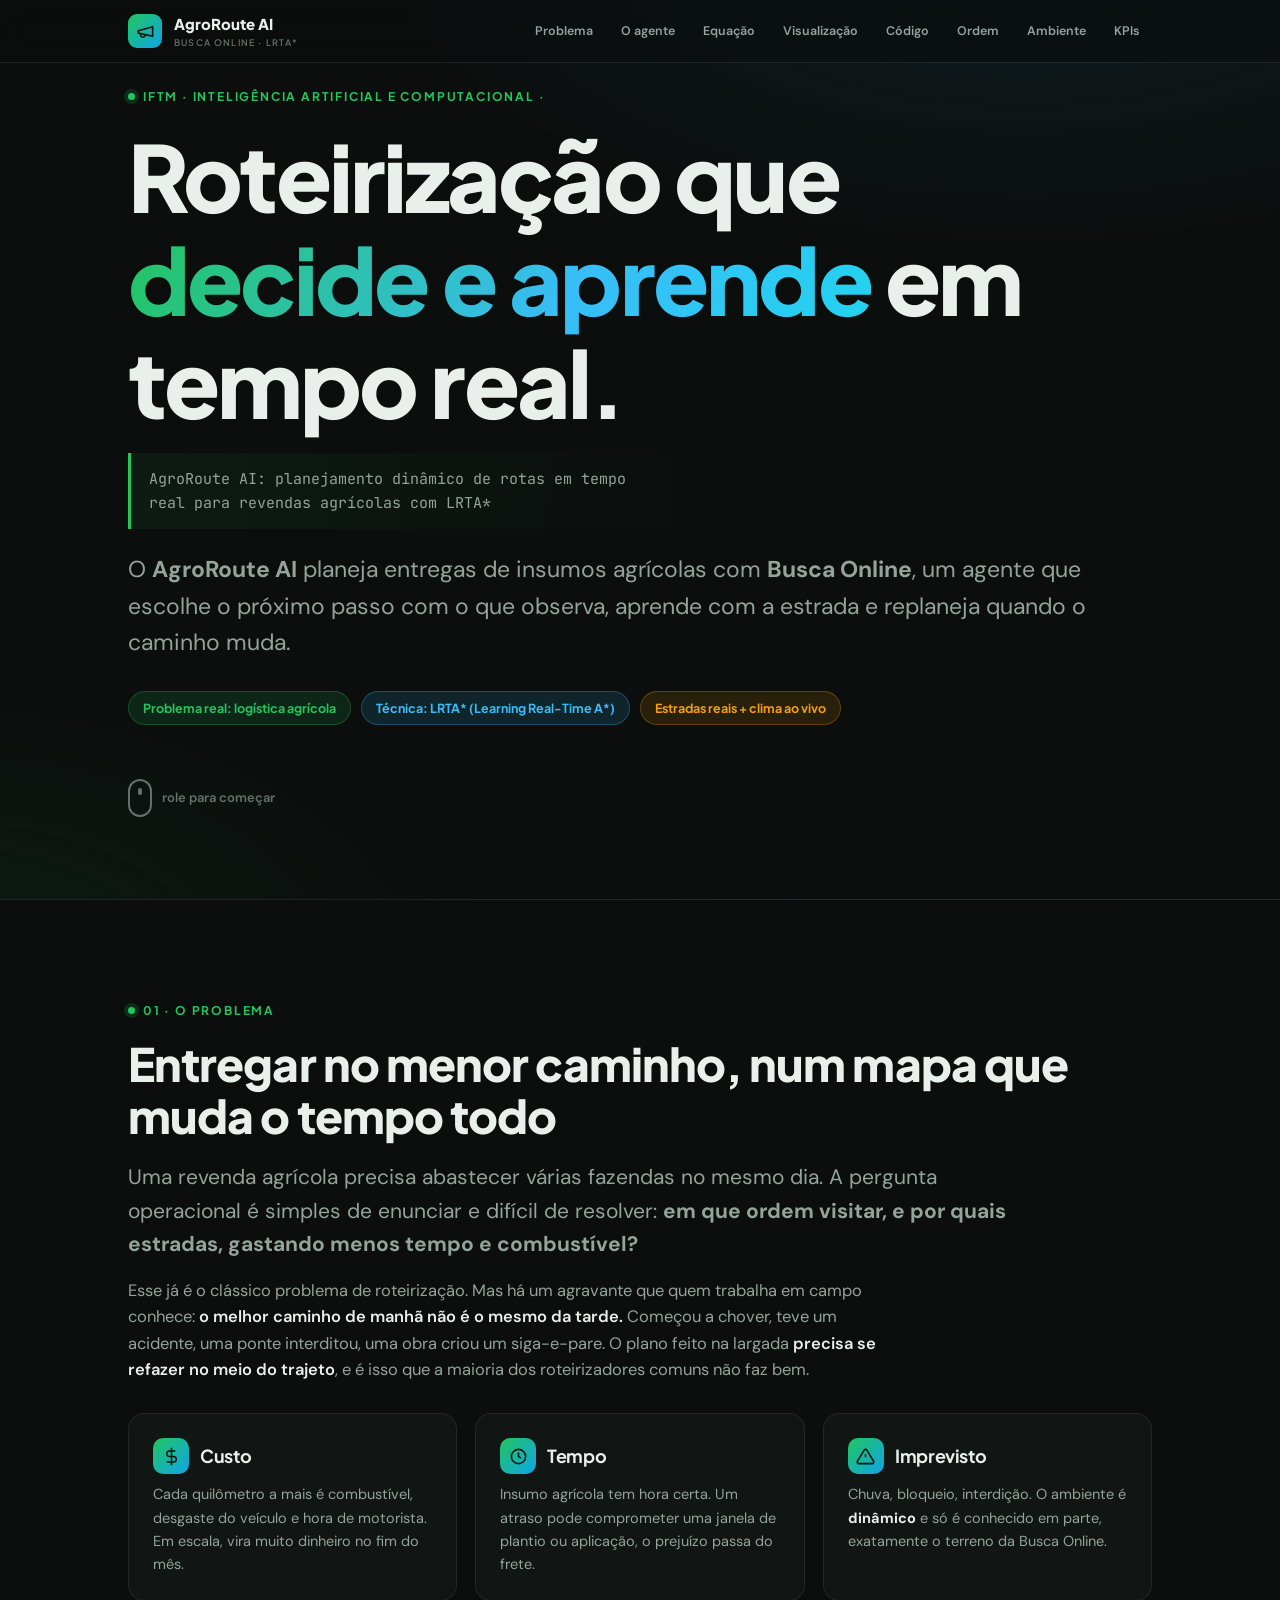
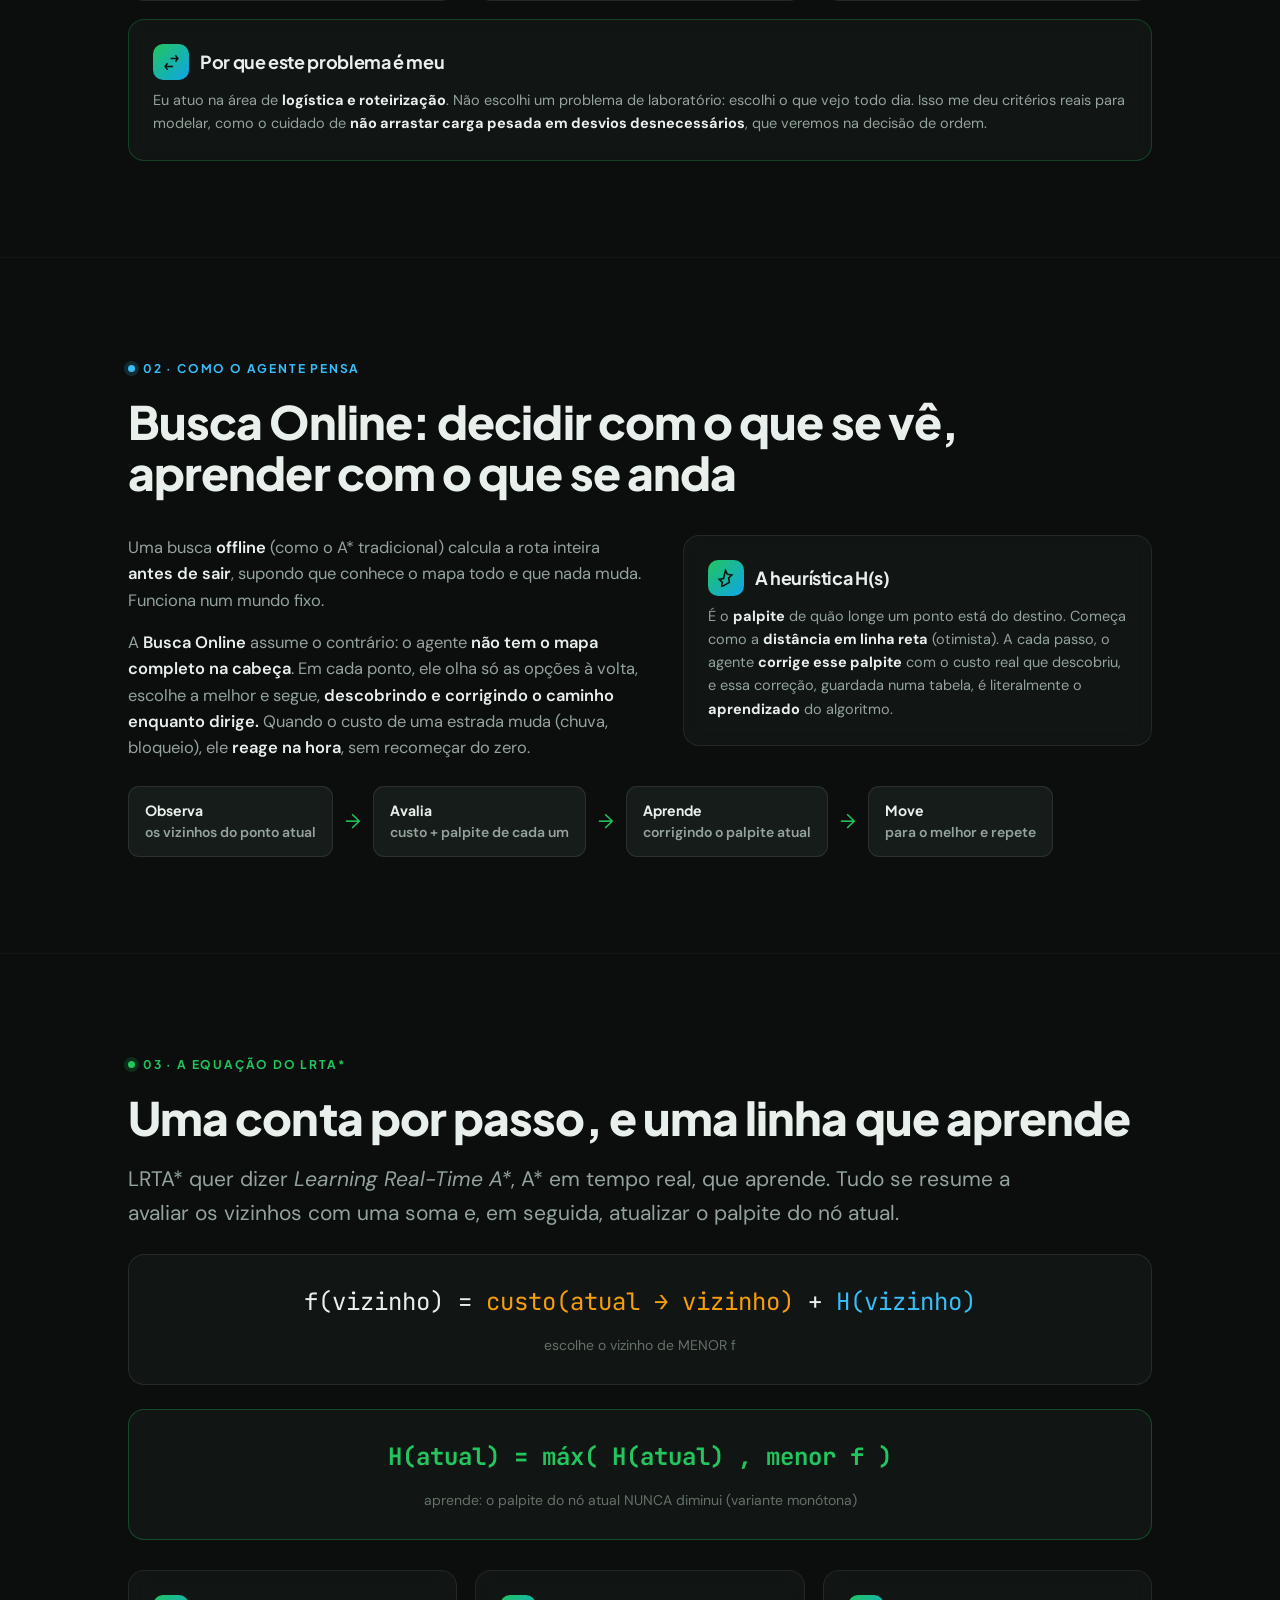
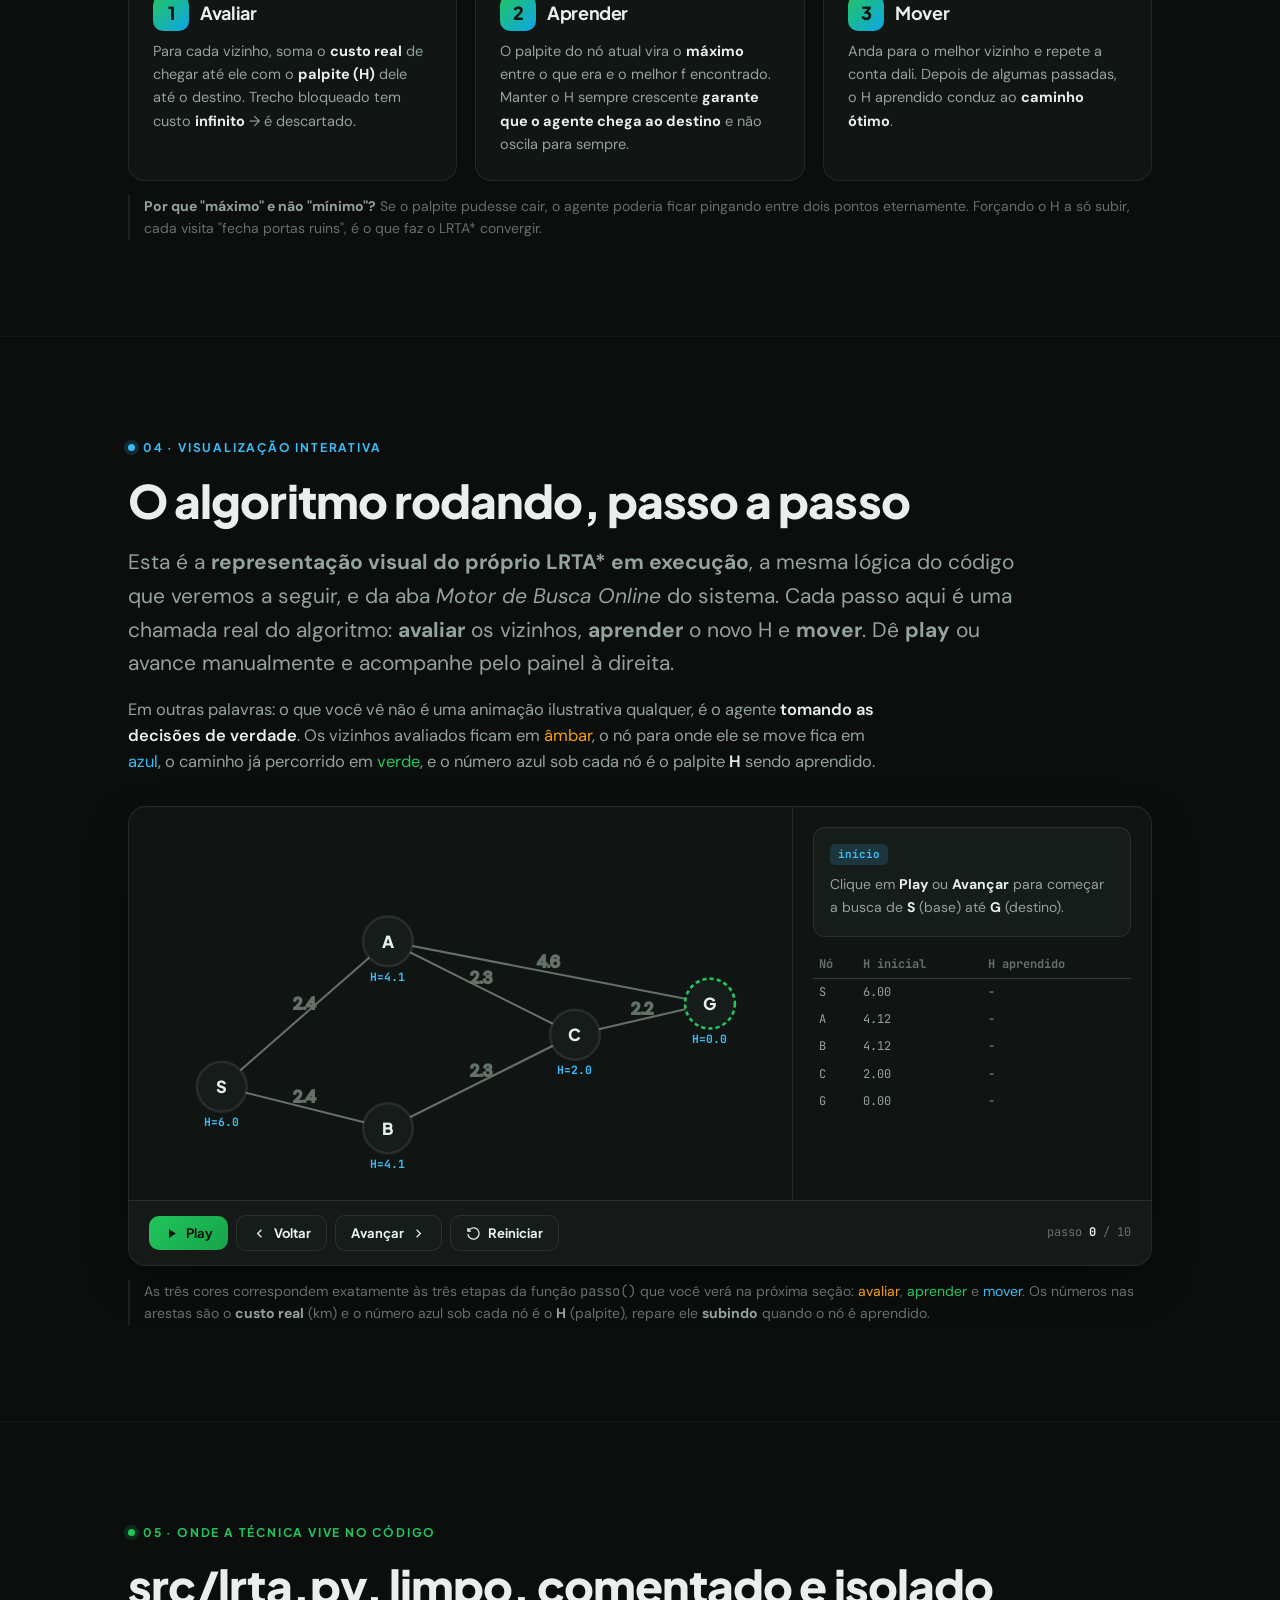
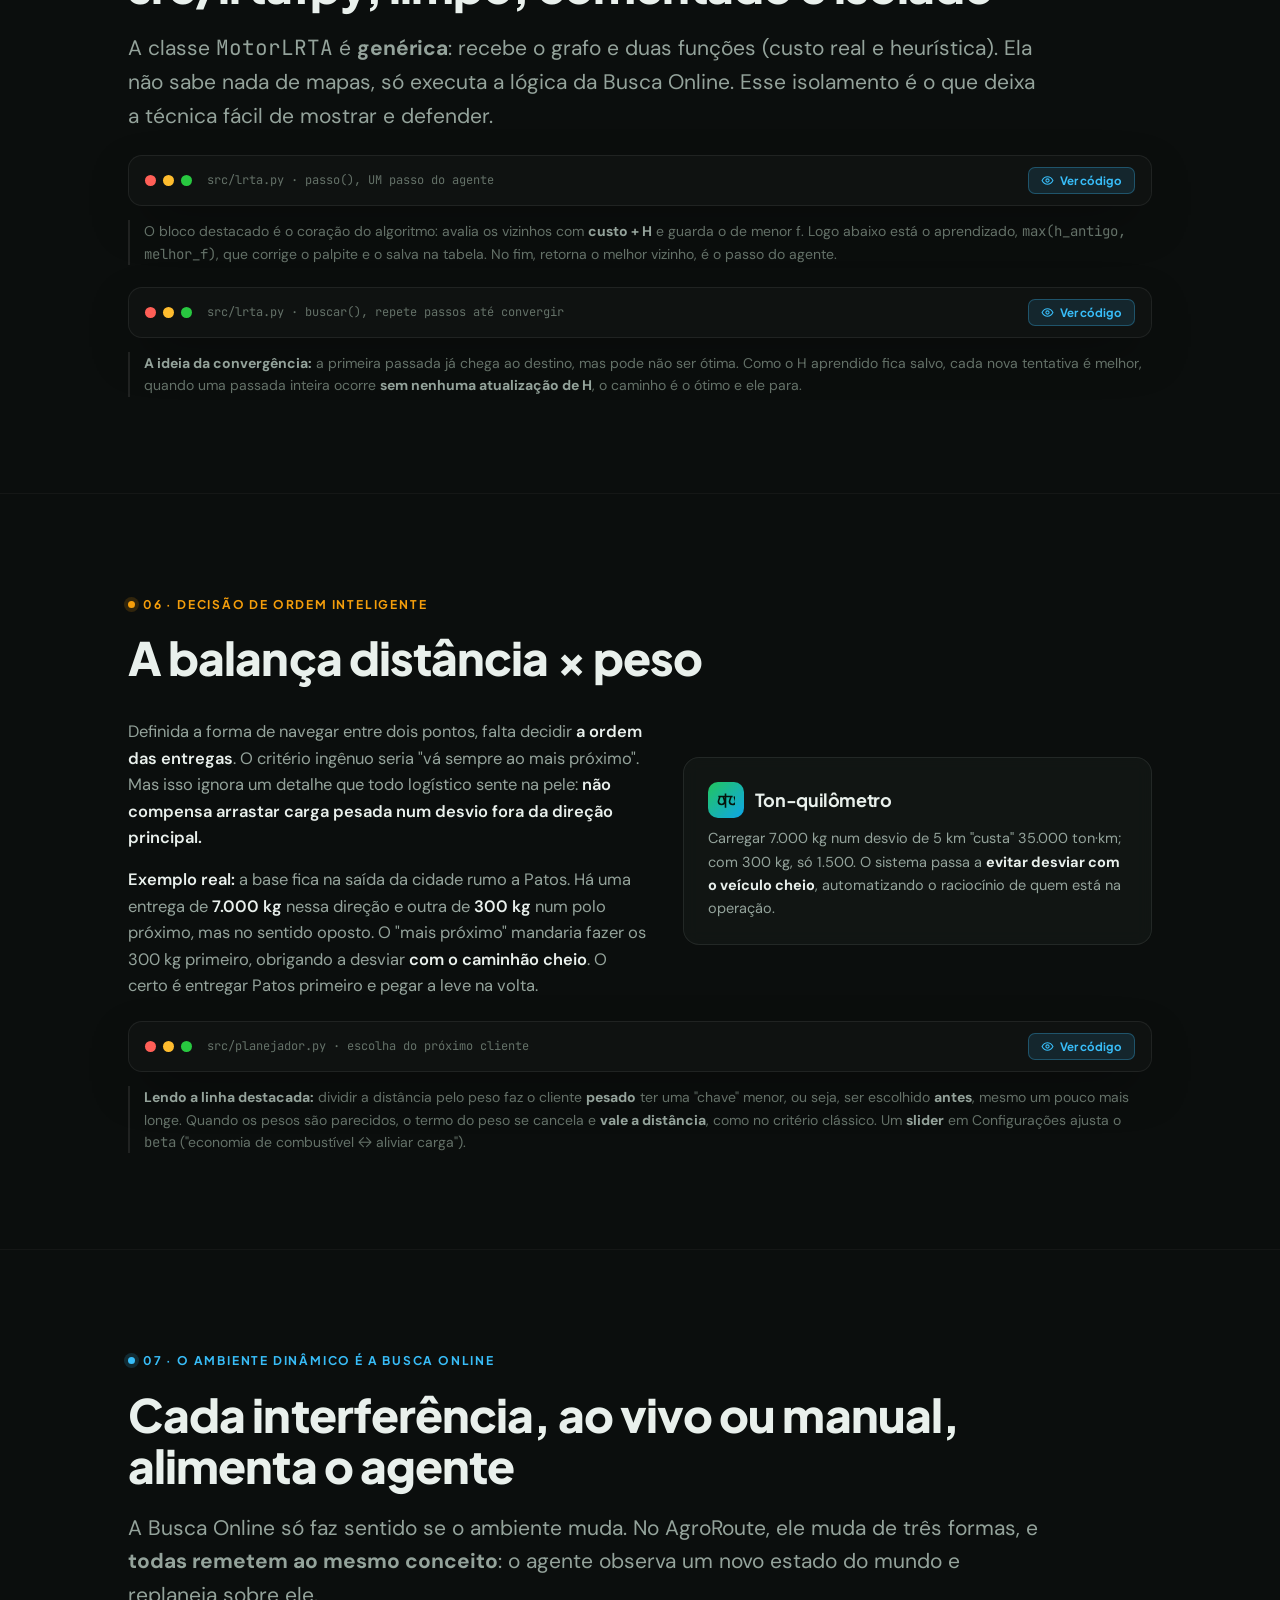
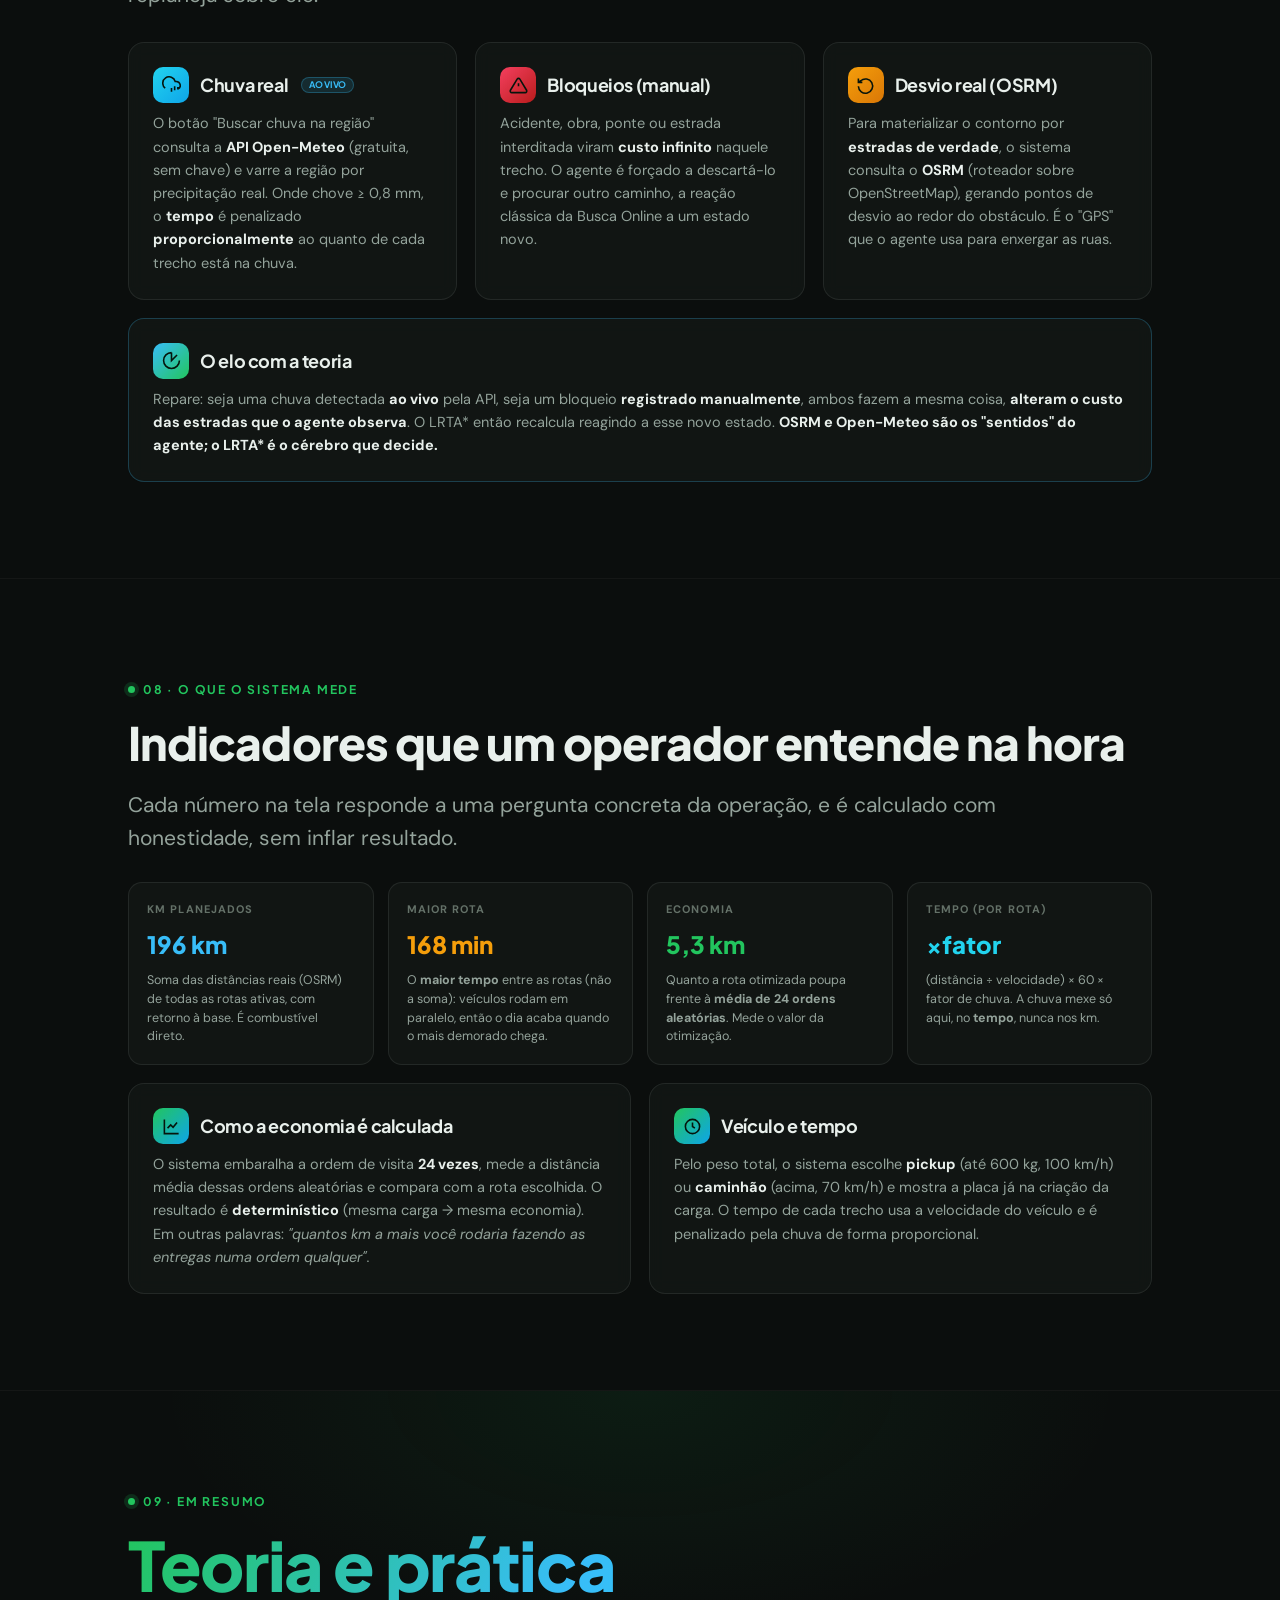
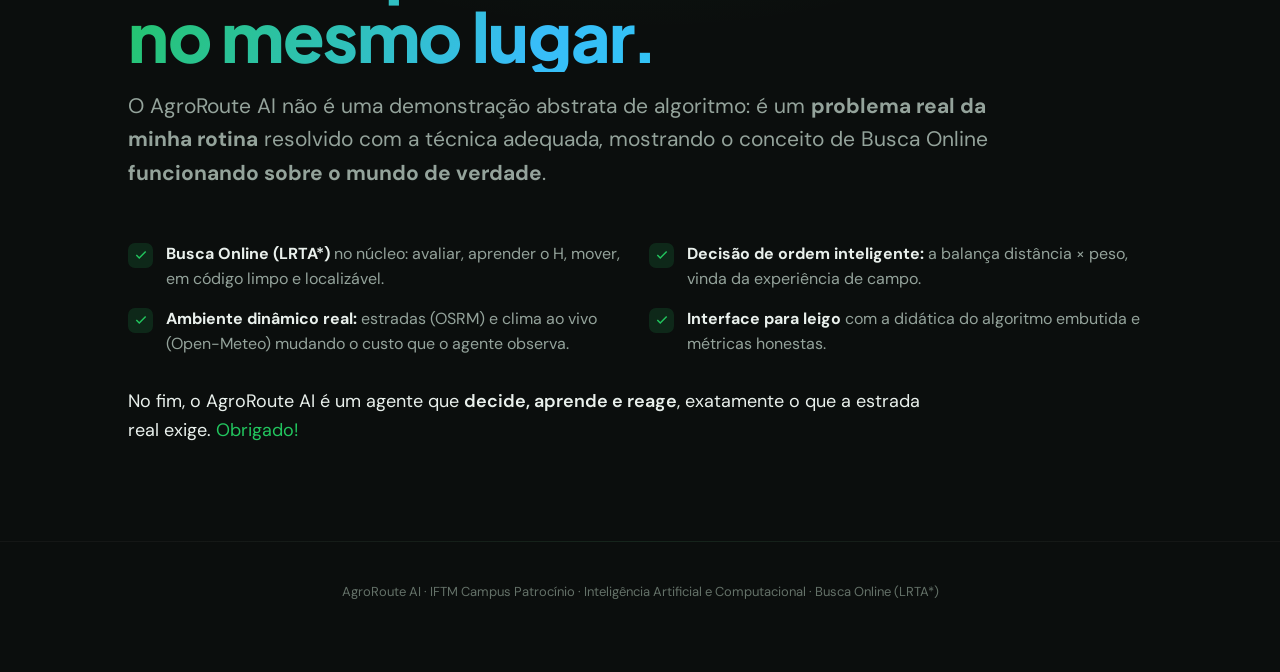
<file: apresentacao_agroroute.html>
<!DOCTYPE html>
<html lang="pt-BR">
<head>
<meta charset="UTF-8">
<meta name="viewport" content="width=device-width, initial-scale=1.0">
<title>AgroRoute AI · Planejamento dinâmico de rotas em tempo real para revendas agrícolas com LRTA*</title>
<link rel="preconnect" href="https://fonts.googleapis.com">
<link href="https://fonts.googleapis.com/css2?family=Plus+Jakarta+Sans:wght@400;500;600;700;800&family=DM+Sans:wght@400;500;600;700&family=JetBrains+Mono:wght@400;500;700&display=swap" rel="stylesheet">
<style>
:root{
  --bg-0:#0b0e0d; --bg-1:#101513; --bg-2:#161c19; --bg-3:#1c2420;
  --line:rgba(255,255,255,.09); --glass:rgba(20,26,23,.72); --glass-brd:rgba(255,255,255,.08);
  --green:#22c55e; --green-deep:#16a34a; --petrol:#38bdf8; --petrol-deep:#0ea5e9;
  --amber:#f59e0b; --red:#f43f5e; --cyan:#22d3ee; --violet:#a78bfa;
  --txt:#e9f0ec; --txt-dim:#94a39b; --txt-mut:#647168;
  --shadow:0 18px 50px -16px rgba(0,0,0,.6);
}
*{margin:0;padding:0;box-sizing:border-box}
html{scroll-behavior:smooth}
body{font-family:'DM Sans',sans-serif;background:var(--bg-0);color:var(--txt);line-height:1.6;overflow-x:hidden}
h1,h2,h3,h4{font-family:'Plus Jakarta Sans',sans-serif;font-weight:700;letter-spacing:-.02em;line-height:1.12}
code,pre,.mono{font-family:'JetBrains Mono',monospace}
a{color:var(--petrol);text-decoration:none}
.wrap{max-width:1080px;margin:0 auto;padding:0 28px}

.progress{position:fixed;top:0;left:0;height:3px;width:0;background:linear-gradient(90deg,var(--green),var(--petrol));z-index:200;transition:width .15s}
.topbar{position:fixed;top:0;left:0;right:0;z-index:150;backdrop-filter:blur(12px);background:rgba(11,14,13,.7);border-bottom:1px solid var(--line)}
.topbar .in{max-width:1080px;margin:0 auto;padding:12px 28px;display:flex;align-items:center;gap:12px}
.logo{width:34px;height:34px;border-radius:9px;background:linear-gradient(135deg,var(--green),var(--petrol-deep));display:grid;place-items:center;color:#06140c;flex-shrink:0}
.logo svg{width:19px;height:19px}
.brand-nm{font-family:'Plus Jakarta Sans';font-weight:800;font-size:15px}
.brand-nm small{display:block;font-weight:600;font-size:9px;letter-spacing:.13em;color:var(--txt-mut);text-transform:uppercase}
.topnav{margin-left:auto;display:flex;gap:4px}
.topnav a{font-size:12.5px;color:var(--txt-dim);padding:7px 12px;border-radius:8px;font-weight:600;transition:.15s}
.topnav a:hover{background:var(--bg-2);color:var(--txt)}
@media(max-width:860px){.topnav{display:none}}

section{padding:96px 0;border-bottom:1px solid rgba(255,255,255,.04);position:relative}
.eyebrow{display:inline-flex;align-items:center;gap:8px;font-family:'Plus Jakarta Sans';font-weight:700;font-size:12px;letter-spacing:.15em;text-transform:uppercase;color:var(--green);margin-bottom:18px}
.eyebrow .dot{width:7px;height:7px;border-radius:50%;background:var(--green);box-shadow:0 0 0 4px rgba(34,197,94,.16)}
.eyebrow.blue{color:var(--petrol)}.eyebrow.blue .dot{background:var(--petrol);box-shadow:0 0 0 4px rgba(56,189,248,.16)}
.eyebrow.amber{color:var(--amber)}.eyebrow.amber .dot{background:var(--amber);box-shadow:0 0 0 4px rgba(245,158,11,.16)}
h2.title{font-size:clamp(28px,4.2vw,46px);margin-bottom:20px;font-weight:800}
.lead{font-size:clamp(17px,1.8vw,21px);color:var(--txt-dim);max-width:65ch}
p.body{font-size:16.5px;color:var(--txt-dim);max-width:68ch;margin-top:16px}
p.body strong{color:var(--txt);font-weight:600}
.reveal{opacity:0;transform:translateY(24px);transition:opacity .7s ease,transform .7s ease}
.reveal.in{opacity:1;transform:none}

.hero{min-height:100vh;display:flex;flex-direction:column;justify-content:center;
  background:radial-gradient(1100px 560px at 80% -10%,rgba(56,189,248,.09),transparent 60%),
  radial-gradient(900px 520px at -5% 110%,rgba(34,197,94,.09),transparent 55%),var(--bg-0);border-bottom:1px solid var(--line)}
.hero h1{font-size:clamp(44px,8vw,92px);font-weight:800;letter-spacing:-.03em}
.hero .grad{background:linear-gradient(120deg,var(--green),var(--petrol) 60%,var(--cyan));-webkit-background-clip:text;background-clip:text;color:transparent}
.hero .sub{font-size:clamp(17px,2vw,23px);color:var(--txt-dim);margin-top:22px;max-width:60ch}
.official-title{margin-top:20px;font-family:'JetBrains Mono';font-size:clamp(12.5px,1.4vw,15px);line-height:1.6;
  color:var(--txt-dim);max-width:62ch;padding:14px 18px;border-left:3px solid var(--green);
  background:linear-gradient(90deg,rgba(34,197,94,.07),transparent);border-radius:0 10px 10px 0}
.tag-row{display:flex;gap:10px;flex-wrap:wrap;margin-top:30px}
.pill{display:inline-block;font-family:'Plus Jakarta Sans';font-weight:700;font-size:12.5px;padding:6px 14px;border-radius:30px;background:rgba(56,189,248,.13);color:var(--petrol);border:1px solid rgba(56,189,248,.28)}
.pill.green{background:rgba(34,197,94,.13);color:var(--green);border-color:rgba(34,197,94,.28)}
.pill.amber{background:rgba(245,158,11,.13);color:var(--amber);border-color:rgba(245,158,11,.28)}
.scrollcue{margin-top:54px;display:flex;align-items:center;gap:10px;color:var(--txt-mut);font-size:13px;font-weight:600}
.scrollcue .m{width:24px;height:38px;border:2px solid var(--txt-mut);border-radius:14px;position:relative}
.scrollcue .m::after{content:"";position:absolute;top:7px;left:50%;transform:translateX(-50%);width:4px;height:7px;border-radius:3px;background:var(--txt-mut);animation:scrolldot 1.6s infinite}
@keyframes scrolldot{0%{opacity:0;top:7px}40%{opacity:1}80%{opacity:0;top:18px}100%{opacity:0}}

.grid{display:grid;gap:18px;margin-top:30px}
.cols-2{grid-template-columns:1fr 1fr}.cols-3{grid-template-columns:repeat(3,1fr)}
.card{background:var(--glass);border:1px solid var(--glass-brd);border-radius:16px;padding:24px;backdrop-filter:blur(8px)}
.card h3{font-size:18px;margin-bottom:9px;display:flex;align-items:center;gap:11px}
.card h3 .ic{width:36px;height:36px;border-radius:10px;display:grid;place-items:center;flex-shrink:0;background:linear-gradient(135deg,var(--green),var(--petrol-deep));color:#06140c;font-weight:800}
.card h3 .ic svg{width:19px;height:19px}
.card p{font-size:14.5px;color:var(--txt-dim);line-height:1.6}
.card p strong{color:var(--txt)}
.split{display:grid;grid-template-columns:1.05fr .95fr;gap:36px;align-items:center}
@media(max-width:820px){.cols-2,.cols-3,.split{grid-template-columns:1fr}}

ul.clean{list-style:none;margin-top:20px;display:flex;flex-direction:column;gap:14px}
ul.clean li{display:flex;gap:13px;align-items:flex-start;font-size:16px;color:var(--txt-dim)}
ul.clean li strong{color:var(--txt)}
ul.clean li .chk{flex-shrink:0;width:25px;height:25px;border-radius:7px;display:grid;place-items:center;margin-top:2px;background:rgba(34,197,94,.15);color:var(--green)}
ul.clean li .chk svg{width:14px;height:14px}

.codeblock{background:#0a0d0c;border:1px solid var(--line);border-radius:14px;overflow:hidden;margin-top:22px;box-shadow:var(--shadow)}
.codeblock .cbar{display:flex;align-items:center;gap:7px;padding:11px 16px;border-bottom:1px solid var(--line);background:rgba(255,255,255,.02)}
.codeblock .cbar .d{width:11px;height:11px;border-radius:50%}
.cbar .r{background:#ff5f57}.cbar .y{background:#febc2e}.cbar .g{background:#28c840}
.cbar .fname{margin-left:8px;font-family:'JetBrains Mono';font-size:12px;color:var(--txt-mut)}
.code-toggle{margin-left:auto;display:inline-flex;align-items:center;gap:6px;font-family:'Plus Jakarta Sans';font-weight:700;font-size:11.5px;color:var(--petrol);background:rgba(56,189,248,.12);border:1px solid rgba(56,189,248,.3);padding:5px 12px;border-radius:7px;cursor:pointer;transition:.15s}
.code-toggle:hover{background:rgba(56,189,248,.22)}
.code-toggle svg{width:13px;height:13px}
.codeblock.collapsed pre.code{display:none}
.codeblock.collapsed .cbar{border-bottom:none}
pre.code{font-family:'JetBrains Mono';font-size:13.5px;line-height:1.75;padding:20px 22px;overflow-x:auto;color:#cdd6d0}
pre.code .cmt{color:#5d6e64;font-style:italic}.cmt b{color:#86a896;font-style:normal}
pre.code .kw{color:#f472b6}.fn{color:#38bdf8}.str{color:#a3e635}.num{color:#fbbf24}.bi{color:#22d3ee}
pre.code .hl{display:block;margin:0 -22px;padding:0 22px;background:rgba(34,197,94,.09);border-left:2px solid var(--green)}
.note{margin-top:14px;font-size:14px;color:var(--txt-mut);border-left:2px solid var(--line);padding-left:14px}
.note b{color:var(--txt-dim)}

.formula{font-family:'JetBrains Mono';font-size:clamp(15px,2vw,24px);text-align:center;background:var(--glass);border:1px solid var(--line);border-radius:16px;padding:28px;margin:24px 0;color:var(--txt)}
.formula b{color:var(--green)}.formula .h{color:var(--petrol)}.formula .g{color:var(--amber)}
.formula small{display:block;font-family:'DM Sans';font-size:14px;color:var(--txt-mut);margin-top:12px}

.viz{margin-top:30px;background:var(--bg-1);border:1px solid var(--line);border-radius:18px;overflow:hidden;box-shadow:var(--shadow)}
.viz-grid{display:grid;grid-template-columns:1.3fr .7fr}
@media(max-width:820px){.viz-grid{grid-template-columns:1fr}}
.viz-stage{padding:20px;border-right:1px solid var(--line);position:relative}
.viz-stage svg{width:100%;height:auto;display:block}
.viz-side{padding:20px;display:flex;flex-direction:column;gap:14px;min-width:0}
.tnode circle{fill:var(--bg-2);stroke:var(--line);stroke-width:2.5;transition:.3s}
.tnode.eval circle{stroke:var(--amber);stroke-width:3}
.tnode.cur circle{fill:var(--petrol);stroke:var(--petrol)}
.tnode.done circle{fill:rgba(34,197,94,.18);stroke:var(--green);stroke-width:3}
.tnode.goal circle{stroke:var(--green);stroke-dasharray:4 3}
.tnode text.lbl{fill:var(--txt);font-family:'Plus Jakarta Sans';font-weight:800;font-size:16px;text-anchor:middle;dominant-baseline:central}
.tnode.cur text.lbl{fill:#06140c}
.tnode text.h{fill:var(--petrol);font-family:'JetBrains Mono';font-size:11px;font-weight:700;text-anchor:middle}
.tedge{stroke:var(--txt-mut);stroke-width:2;transition:.3s}
.tedge.eval{stroke:var(--amber);stroke-width:3}
.tedge.path{stroke:var(--green);stroke-width:4}
.tedge text{fill:var(--txt-mut);font-family:'JetBrains Mono';font-size:10px}
.viz-explain{background:var(--bg-2);border:1px solid var(--line);border-radius:12px;padding:14px 16px;font-size:14px;color:var(--txt-dim);min-height:110px}
.viz-explain b{color:var(--txt)}.viz-explain .tag{display:inline-block;font-family:'JetBrains Mono';font-size:11px;font-weight:700;padding:2px 8px;border-radius:5px;margin-bottom:8px}
.tag.t-eval{background:rgba(245,158,11,.16);color:var(--amber)}.tag.t-learn{background:rgba(34,197,94,.16);color:var(--green)}.tag.t-move{background:rgba(56,189,248,.16);color:var(--petrol)}.tag.t-done{background:rgba(167,139,250,.16);color:var(--violet)}
.htable{font-family:'JetBrains Mono';font-size:12px;width:100%;border-collapse:collapse}
.htable th{text-align:left;color:var(--txt-mut);font-weight:700;padding:4px 6px;border-bottom:1px solid var(--line)}
.htable td{padding:4px 6px;color:var(--txt-dim)}
.htable td.up{color:var(--green);font-weight:700}
.viz-ctrl{display:flex;align-items:center;gap:8px;padding:14px 20px;border-top:1px solid var(--line);background:rgba(255,255,255,.02);flex-wrap:wrap}
.viz-ctrl button{display:inline-flex;align-items:center;gap:7px;padding:9px 15px;border-radius:10px;border:1px solid var(--line);background:var(--bg-2);color:var(--txt);font-family:'Plus Jakarta Sans';font-weight:700;font-size:13px;cursor:pointer;transition:.15s}
.viz-ctrl button:hover{border-color:var(--green);transform:translateY(-1px)}
.viz-ctrl button.primary{background:linear-gradient(135deg,var(--green),var(--green-deep));color:#06140c;border:none}
.viz-ctrl button svg{width:15px;height:15px}
.viz-ctrl .step-ind{margin-left:auto;font-family:'JetBrains Mono';font-size:12px;color:var(--txt-mut)}
.viz-ctrl .step-ind b{color:var(--txt)}

.kpi-row{display:grid;grid-template-columns:repeat(4,1fr);gap:14px;margin-top:26px}
@media(max-width:820px){.kpi-row{grid-template-columns:1fr 1fr}}
.kpi{background:var(--glass);border:1px solid var(--glass-brd);border-radius:14px;padding:18px}
.kpi .kl{font-size:11px;letter-spacing:.1em;text-transform:uppercase;color:var(--txt-mut);font-weight:700}
.kpi .kv{font-family:'Plus Jakarta Sans';font-weight:800;font-size:24px;margin:6px 0 8px;color:var(--txt)}
.kpi .kd{font-size:12.5px;color:var(--txt-dim);line-height:1.5}
.kpi.g .kv{color:var(--green)}.kpi.b .kv{color:var(--petrol)}.kpi.a .kv{color:var(--amber)}.kpi.c .kv{color:var(--cyan)}

.concl{background:radial-gradient(800px 400px at 50% 0%,rgba(34,197,94,.08),transparent 60%)}
.big{font-family:'Plus Jakarta Sans';font-weight:800;font-size:clamp(34px,6vw,68px);background:linear-gradient(120deg,var(--green),var(--petrol),var(--cyan));-webkit-background-clip:text;background-clip:text;color:transparent;line-height:1.05}
.foot{padding:40px 0 70px;text-align:center;color:var(--txt-mut);font-size:13px}

.flow{display:flex;align-items:center;gap:12px;flex-wrap:wrap;margin-top:24px}
.flow .b{background:var(--bg-2);border:1px solid var(--line);border-radius:11px;padding:12px 16px;font-size:14px;font-weight:600;color:var(--txt-dim)}
.flow .b b{color:var(--txt);display:block;font-family:'Plus Jakarta Sans'}
.flow .ar{color:var(--green);font-size:20px}
</style>
</head>
<body>

<div class="progress" id="progress"></div>
<div class="topbar">
  <div class="in">
    <div class="logo"><svg viewBox="0 0 24 24" fill="none" stroke="currentColor" stroke-width="2"><path d="M3 11l18-5v12L3 14v-3z"/><path d="M11.6 16.8a3 3 0 1 1-5.8-1.6"/></svg></div>
    <div class="brand-nm">AgroRoute AI<small>Busca Online · LRTA*</small></div>
    <nav class="topnav">
      <a href="#problema">Problema</a>
      <a href="#agente">O agente</a>
      <a href="#equacao">Equação</a>
      <a href="#viz">Visualização</a>
      <a href="#codigo">Código</a>
      <a href="#ordem">Ordem</a>
      <a href="#ambiente">Ambiente</a>
      <a href="#kpis">KPIs</a>
    </nav>
  </div>
</div>

<header class="hero">
  <div class="wrap">
    <div class="eyebrow"><span class="dot"></span>IFTM · Inteligência Artificial e Computacional ·</div>
    <h1>Roteirização que <span class="grad">decide e aprende</span> em tempo real.</h1>
    <p class="official-title">AgroRoute AI: planejamento dinâmico de rotas em tempo real para revendas agrícolas com LRTA*</p>
    <p class="sub">O <strong>AgroRoute AI</strong> planeja entregas de insumos agrícolas com <strong>Busca Online</strong>, um agente que escolhe o próximo passo com o que observa, aprende com a estrada e replaneja quando o caminho muda.</p>
    <div class="tag-row">
      <span class="pill green">Problema real: logística agrícola</span>
      <span class="pill">Técnica: LRTA* (Learning Real-Time A*)</span>
      <span class="pill amber">Estradas reais + clima ao vivo</span>
    </div>
    <div class="scrollcue"><span class="m"></span> role para começar</div>
  </div>
</header>

<section id="problema">
  <div class="wrap">
    <div class="eyebrow reveal"><span class="dot"></span>01 · O problema</div>
    <h2 class="title reveal">Entregar no menor caminho, num mapa que muda o tempo todo</h2>
    <p class="lead reveal">Uma revenda agrícola precisa abastecer várias fazendas no mesmo dia. A pergunta operacional é simples de enunciar e difícil de resolver: <strong>em que ordem visitar, e por quais estradas, gastando menos tempo e combustível?</strong></p>
    <p class="body reveal">Esse já é o clássico problema de roteirização. Mas há um agravante que quem trabalha em campo conhece: <strong>o melhor caminho de manhã não é o mesmo da tarde.</strong> Começou a chover, teve um acidente, uma ponte interditou, uma obra criou um siga-e-pare. O plano feito na largada <strong>precisa se refazer no meio do trajeto</strong>, e é isso que a maioria dos roteirizadores comuns não faz bem.</p>
    <div class="grid cols-3">
      <div class="card reveal"><h3><span class="ic"><svg viewBox="0 0 24 24" fill="none" stroke="currentColor" stroke-width="2"><path d="M12 1v22M17 5H9.5a3.5 3.5 0 0 0 0 7h5a3.5 3.5 0 0 1 0 7H6"/></svg></span>Custo</h3><p>Cada quilômetro a mais é combustível, desgaste do veículo e hora de motorista. Em escala, vira muito dinheiro no fim do mês.</p></div>
      <div class="card reveal"><h3><span class="ic"><svg viewBox="0 0 24 24" fill="none" stroke="currentColor" stroke-width="2"><circle cx="12" cy="12" r="9"/><path d="M12 7v5l3 2"/></svg></span>Tempo</h3><p>Insumo agrícola tem hora certa. Um atraso pode comprometer uma janela de plantio ou aplicação, o prejuízo passa do frete.</p></div>
      <div class="card reveal"><h3><span class="ic"><svg viewBox="0 0 24 24" fill="none" stroke="currentColor" stroke-width="2"><path d="M12 9v4m0 4h.01M10.3 3.9 1.8 18a2 2 0 0 0 1.7 3h17a2 2 0 0 0 1.7-3L13.7 3.9a2 2 0 0 0-3.4 0z"/></svg></span>Imprevisto</h3><p>Chuva, bloqueio, interdição. O ambiente é <strong>dinâmico</strong> e só é conhecido em parte, exatamente o terreno da Busca Online.</p></div>
    </div>
    <div class="card reveal" style="margin-top:18px;border-color:rgba(34,197,94,.25)">
      <h3><span class="ic"><svg viewBox="0 0 24 24" fill="none" stroke="currentColor" stroke-width="2"><path d="M20 7h-9M14 17H5M17 3l3 4-3 4M7 21l-3-4 3-4"/></svg></span>Por que este problema é meu</h3>
      <p>Eu atuo na área de <strong>logística e roteirização</strong>. Não escolhi um problema de laboratório: escolhi o que vejo todo dia. Isso me deu critérios reais para modelar, como o cuidado de <strong>não arrastar carga pesada em desvios desnecessários</strong>, que veremos na decisão de ordem.</p>
    </div>
  </div>
</section>

<section id="agente">
  <div class="wrap">
    <div class="eyebrow blue reveal"><span class="dot"></span>02 · Como o agente pensa</div>
    <h2 class="title reveal">Busca Online: decidir com o que se vê, aprender com o que se anda</h2>
    <div class="split">
      <div>
        <p class="body reveal">Uma busca <strong>offline</strong> (como o A* tradicional) calcula a rota inteira <strong>antes de sair</strong>, supondo que conhece o mapa todo e que nada muda. Funciona num mundo fixo.</p>
        <p class="body reveal">A <strong>Busca Online</strong> assume o contrário: o agente <strong>não tem o mapa completo na cabeça</strong>. Em cada ponto, ele olha só as opções à volta, escolhe a melhor e segue, <strong>descobrindo e corrigindo o caminho enquanto dirige.</strong> Quando o custo de uma estrada muda (chuva, bloqueio), ele <strong>reage na hora</strong>, sem recomeçar do zero.</p>
      </div>
      <div class="card reveal">
        <h3><span class="ic"><svg viewBox="0 0 24 24" fill="none" stroke="currentColor" stroke-width="2"><path d="m12 3 2.5 5 5.5.8-4 3.9.9 5.5L12 21l-4.9 2.6.9-5.5-4-3.9 5.5-.8z"/></svg></span>A heurística H(s)</h3>
        <p>É o <strong>palpite</strong> de quão longe um ponto está do destino. Começa como a <strong>distância em linha reta</strong> (otimista). A cada passo, o agente <strong>corrige esse palpite</strong> com o custo real que descobriu, e essa correção, guardada numa tabela, é literalmente o <strong>aprendizado</strong> do algoritmo.</p>
      </div>
    </div>
    <div class="flow reveal">
      <div class="b"><b>Observa</b> os vizinhos do ponto atual</div>
      <span class="ar">→</span>
      <div class="b"><b>Avalia</b> custo + palpite de cada um</div>
      <span class="ar">→</span>
      <div class="b"><b>Aprende</b> corrigindo o palpite atual</div>
      <span class="ar">→</span>
      <div class="b"><b>Move</b> para o melhor e repete</div>
    </div>
  </div>
</section>

<section id="equacao">
  <div class="wrap">
    <div class="eyebrow reveal"><span class="dot"></span>03 · A equação do LRTA*</div>
    <h2 class="title reveal">Uma conta por passo, e uma linha que aprende</h2>
    <p class="lead reveal">LRTA* quer dizer <em>Learning Real-Time A*</em>, A* em tempo real, que aprende. Tudo se resume a avaliar os vizinhos com uma soma e, em seguida, atualizar o palpite do nó atual.</p>
    <div class="formula reveal">
      f(vizinho) = <span class="g">custo(atual → vizinho)</span> + <span class="h">H(vizinho)</span>
      <small>escolhe o vizinho de MENOR f</small>
    </div>
    <div class="formula reveal" style="border-color:rgba(34,197,94,.3)">
      <b>H(atual) = máx( H(atual) , menor f )</b>
      <small>aprende: o palpite do nó atual NUNCA diminui (variante monótona)</small>
    </div>
    <div class="grid cols-3">
      <div class="card reveal"><h3><span class="ic">1</span>Avaliar</h3><p>Para cada vizinho, soma o <strong>custo real</strong> de chegar até ele com o <strong>palpite (H)</strong> dele até o destino. Trecho bloqueado tem custo <strong>infinito</strong> → é descartado.</p></div>
      <div class="card reveal"><h3><span class="ic">2</span>Aprender</h3><p>O palpite do nó atual vira o <strong>máximo</strong> entre o que era e o melhor f encontrado. Manter o H sempre crescente <strong>garante que o agente chega ao destino</strong> e não oscila para sempre.</p></div>
      <div class="card reveal"><h3><span class="ic">3</span>Mover</h3><p>Anda para o melhor vizinho e repete a conta dali. Depois de algumas passadas, o H aprendido conduz ao <strong>caminho ótimo</strong>.</p></div>
    </div>
    <p class="note reveal"><b>Por que "máximo" e não "mínimo"?</b> Se o palpite pudesse cair, o agente poderia ficar pingando entre dois pontos eternamente. Forçando o H a só subir, cada visita "fecha portas ruins", é o que faz o LRTA* convergir.</p>
  </div>
</section>

<section id="viz">
  <div class="wrap">
    <div class="eyebrow blue reveal"><span class="dot"></span>04 · Visualização interativa</div>
    <h2 class="title reveal">O algoritmo rodando, passo a passo</h2>
    <p class="lead reveal">Esta é a <strong>representação visual do próprio LRTA* em execução</strong>, a mesma lógica do código que veremos a seguir, e da aba <em>Motor de Busca Online</em> do sistema. Cada passo aqui é uma chamada real do algoritmo: <strong>avaliar</strong> os vizinhos, <strong>aprender</strong> o novo H e <strong>mover</strong>. Dê <strong>play</strong> ou avance manualmente e acompanhe pelo painel à direita.</p>
    <p class="body reveal">Em outras palavras: o que você vê não é uma animação ilustrativa qualquer, é o agente <strong>tomando as decisões de verdade</strong>. Os vizinhos avaliados ficam em <span style="color:var(--amber)">âmbar</span>, o nó para onde ele se move fica em <span style="color:var(--petrol)">azul</span>, o caminho já percorrido em <span style="color:var(--green)">verde</span>, e o número azul sob cada nó é o palpite <strong>H</strong> sendo aprendido.</p>

    <div class="viz reveal">
      <div class="viz-grid">
        <div class="viz-stage">
          <svg id="viz-svg" viewBox="0 0 600 340"></svg>
        </div>
        <div class="viz-side">
          <div class="viz-explain" id="viz-explain"></div>
          <div>
            <table class="htable" id="htable">
              <thead><tr><th>Nó</th><th>H inicial</th><th>H aprendido</th></tr></thead>
              <tbody id="htbody"></tbody>
            </table>
          </div>
        </div>
      </div>
      <div class="viz-ctrl">
        <button class="primary" id="viz-play"><svg viewBox="0 0 24 24" fill="currentColor"><path d="M8 5v14l11-7z"/></svg> <span id="viz-play-txt">Play</span></button>
        <button id="viz-prev"><svg viewBox="0 0 24 24" fill="none" stroke="currentColor" stroke-width="2"><path d="M15 18l-6-6 6-6"/></svg> Voltar</button>
        <button id="viz-next">Avançar <svg viewBox="0 0 24 24" fill="none" stroke="currentColor" stroke-width="2"><path d="M9 18l6-6-6-6"/></svg></button>
        <button id="viz-reset"><svg viewBox="0 0 24 24" fill="none" stroke="currentColor" stroke-width="2"><path d="M3 3v5h5M3.05 13A9 9 0 1 0 6 5.3L3 8"/></svg> Reiniciar</button>
        <span class="step-ind">passo <b id="viz-step">0</b> / <span id="viz-total">0</span></span>
      </div>
    </div>
    <p class="note reveal">As três cores correspondem exatamente às três etapas da função <code>passo()</code> que você verá na próxima seção: <span style="color:var(--amber)">avaliar</span>, <span style="color:var(--green)">aprender</span> e <span style="color:var(--petrol)">mover</span>. Os números nas arestas são o <b>custo real</b> (km) e o número azul sob cada nó é o <b>H</b> (palpite), repare ele <b>subindo</b> quando o nó é aprendido.</p>
  </div>
</section>

<section id="codigo">
  <div class="wrap">
    <div class="eyebrow reveal"><span class="dot"></span>05 · Onde a técnica vive no código</div>
    <h2 class="title reveal">src/lrta.py, limpo, comentado e isolado</h2>
    <p class="lead reveal">A classe <code>MotorLRTA</code> é <strong>genérica</strong>: recebe o grafo e duas funções (custo real e heurística). Ela não sabe nada de mapas, só executa a lógica da Busca Online. Esse isolamento é o que deixa a técnica fácil de mostrar e defender.</p>

    <div class="codeblock reveal">
      <div class="cbar"><span class="d r"></span><span class="d y"></span><span class="d g"></span><span class="fname">src/lrta.py · passo(), UM passo do agente</span></div>
<pre class="code"><span class="kw">def</span> <span class="fn">passo</span>(<span class="kw">self</span>, atual, objetivo):
    melhor, melhor_f = <span class="kw">None</span>, INF
<span class="hl">    <span class="cmt"># 1) AVALIAR: para cada vizinho, f = custo(atual,viz) + H(viz)</span></span>
<span class="hl">    <span class="kw">for</span> v <span class="kw">in</span> <span class="kw">self</span>.grafo.<span class="fn">vizinhos</span>(atual):</span>
<span class="hl">        c = <span class="kw">self</span>.<span class="fn">custo</span>(atual, v)</span>
<span class="hl">        <span class="kw">if</span> c == INF: <span class="kw">continue</span>        <span class="cmt"># trecho bloqueado -&gt; ignora</span></span>
<span class="hl">        f = c + <span class="kw">self</span>.<span class="fn">get_h</span>(v, objetivo)</span>
<span class="hl">        <span class="kw">if</span> f &lt; melhor_f: melhor_f, melhor = f, v</span>
    <span class="kw">if</span> melhor <span class="kw">is</span> <span class="kw">None</span>: <span class="kw">return</span> <span class="kw">None</span>   <span class="cmt"># sem saída (dead-end)</span>

    <span class="cmt"># 2) APRENDER: H(atual) nunca diminui (variante monótona)</span>
    h_antigo = <span class="kw">self</span>.<span class="fn">get_h</span>(atual, objetivo)
    novo_h   = <span class="fn">max</span>(h_antigo, melhor_f)
    <span class="kw">self</span>.H[atual] = novo_h            <span class="cmt"># guarda o aprendizado na tabela H</span>

    <span class="cmt"># 3) MOVER para o melhor vizinho</span>
    <span class="kw">return</span> melhor</pre>
    </div>
    <p class="note reveal">O bloco destacado é o coração do algoritmo: avalia os vizinhos com <b>custo + H</b> e guarda o de menor f. Logo abaixo está o aprendizado, <code>max(h_antigo, melhor_f)</code>, que corrige o palpite e o salva na tabela. No fim, retorna o melhor vizinho, é o passo do agente.</p>

    <div class="codeblock reveal">
      <div class="cbar"><span class="d r"></span><span class="d y"></span><span class="d g"></span><span class="fname">src/lrta.py · buscar(), repete passos até convergir</span></div>
<pre class="code"><span class="kw">def</span> <span class="fn">buscar</span>(<span class="kw">self</span>, inicio, objetivo):
    <span class="cmt"># o LRTA* melhora a cada TENTATIVA: o H aprendido numa passada</span>
    <span class="cmt"># torna a proxima mais curta, ate parar de mudar (convergiu).</span>
    <span class="kw">for</span> _ <span class="kw">in</span> <span class="fn">range</span>(MAX_TRIALS):
        atual, caminho, custo_total = inicio, [inicio], <span class="num">0.0</span>
        <span class="kw">while</span> atual != objetivo <span class="kw">and</span> passos &lt; MAX_PASSOS:
            prox = <span class="kw">self</span>.<span class="fn">passo</span>(atual, objetivo)   <span class="cmt"># 1 passo do agente</span>
            <span class="kw">if</span> prox <span class="kw">is</span> <span class="kw">None</span>: <span class="kw">break</span>             <span class="cmt"># preso -&gt; encerra tentativa</span>
            custo_total += <span class="kw">self</span>.<span class="fn">custo</span>(atual, prox)
            atual = prox; caminho.<span class="fn">append</span>(atual)
        <span class="kw">if</span> atual == objetivo <span class="kw">and</span> <span class="kw">not</span> houve_update:
            <span class="kw">break</span>                          <span class="cmt"># nada mudou = caminho otimo</span>
    <span class="kw">return</span> {<span class="str">"caminho"</span>: melhor_caminho, <span class="str">"custo"</span>: melhor_custo}</pre>
    </div>
    <p class="note reveal"><b>A ideia da convergência:</b> a primeira passada já chega ao destino, mas pode não ser ótima. Como o H aprendido fica salvo, cada nova tentativa é melhor, quando uma passada inteira ocorre <b>sem nenhuma atualização de H</b>, o caminho é o ótimo e ele para.</p>
  </div>
</section>

<section id="ordem">
  <div class="wrap">
    <div class="eyebrow amber reveal"><span class="dot"></span>06 · Decisão de ordem inteligente</div>
    <h2 class="title reveal">A balança distância × peso</h2>
    <div class="split">
      <div>
        <p class="body reveal">Definida a forma de navegar entre dois pontos, falta decidir <strong>a ordem das entregas</strong>. O critério ingênuo seria "vá sempre ao mais próximo". Mas isso ignora um detalhe que todo logístico sente na pele: <strong>não compensa arrastar carga pesada num desvio fora da direção principal.</strong></p>
        <p class="body reveal"><strong>Exemplo real:</strong> a base fica na saída da cidade rumo a Patos. Há uma entrega de <strong>7.000 kg</strong> nessa direção e outra de <strong>300 kg</strong> num polo próximo, mas no sentido oposto. O "mais próximo" mandaria fazer os 300 kg primeiro, obrigando a desviar <strong>com o caminhão cheio</strong>. O certo é entregar Patos primeiro e pegar a leve na volta.</p>
      </div>
      <div class="card reveal">
        <h3><span class="ic"><svg viewBox="0 0 24 24" fill="none" stroke="currentColor" stroke-width="2"><path d="M12 3v18M3 7h18M5 7l-2 6a4 4 0 0 0 8 0L9 7M19 7l-2 6a4 4 0 0 0 8 0l-2-6"/></svg></span>Ton-quilômetro</h3>
        <p>Carregar 7.000 kg num desvio de 5 km "custa" 35.000 ton·km; com 300 kg, só 1.500. O sistema passa a <strong>evitar desviar com o veículo cheio</strong>, automatizando o raciocínio de quem está na operação.</p>
      </div>
    </div>
    <div class="codeblock reveal">
      <div class="cbar"><span class="d r"></span><span class="d y"></span><span class="d g"></span><span class="fname">src/planejador.py · escolha do próximo cliente</span></div>
<pre class="code"><span class="cmt"># beta vem da config (controle deslizante): 0 = so distancia;</span>
<span class="cmt"># maior = prioriza aliviar carga pesada cedo.</span>
beta = <span class="fn">float</span>(<span class="kw">self</span>.config.<span class="fn">get</span>(<span class="str">"peso_carga"</span>, <span class="num">0.7</span>))

<span class="kw">def</span> <span class="fn">chave</span>(p):
    d = <span class="kw">self</span>.<span class="fn">custo</span>(atual, p)            <span class="cmt"># distancia real ao cliente p</span>
    <span class="kw">if</span> d == INF: <span class="kw">return</span> ...             <span class="cmt"># bloqueado -&gt; evita</span>
<span class="hl">    <span class="kw">return</span> d / (peso_de[p] ** beta)   <span class="cmt"># distancia dividida pelo peso^beta</span></span>

prox = <span class="fn">min</span>(pendentes, key=chave)        <span class="cmt"># cliente mais "atraente"</span></pre>
    </div>
    <p class="note reveal"><b>Lendo a linha destacada:</b> dividir a distância pelo peso faz o cliente <b>pesado</b> ter uma "chave" menor, ou seja, ser escolhido <b>antes</b>, mesmo um pouco mais longe. Quando os pesos são parecidos, o termo do peso se cancela e <b>vale a distância</b>, como no critério clássico. Um <b>slider</b> em Configurações ajusta o <code>beta</code> ("economia de combustível ↔ aliviar carga").</p>
  </div>
</section>

<section id="ambiente">
  <div class="wrap">
    <div class="eyebrow blue reveal"><span class="dot"></span>07 · O ambiente dinâmico É a busca online</div>
    <h2 class="title reveal">Cada interferência, ao vivo ou manual, alimenta o agente</h2>
    <p class="lead reveal">A Busca Online só faz sentido se o ambiente muda. No AgroRoute, ele muda de três formas, e <strong>todas remetem ao mesmo conceito</strong>: o agente observa um novo estado do mundo e replaneja sobre ele.</p>
    <div class="grid cols-3">
      <div class="card reveal"><h3><span class="ic" style="background:linear-gradient(135deg,var(--cyan),var(--petrol-deep))"><svg viewBox="0 0 24 24" fill="none" stroke="currentColor" stroke-width="2"><path d="M16 13v5m-4-3v5m8-6v3M20 16.6A5 5 0 0 0 18 7h-1.3A8 8 0 1 0 4 15.3"/></svg></span>Chuva real <span class="pill" style="font-size:9px;padding:2px 7px;margin-left:2px">AO VIVO</span></h3><p>O botão "Buscar chuva na região" consulta a <strong>API Open-Meteo</strong> (gratuita, sem chave) e varre a região por precipitação real. Onde chove ≥ 0,8 mm, o <strong>tempo</strong> é penalizado <strong>proporcionalmente</strong> ao quanto de cada trecho está na chuva.</p></div>
      <div class="card reveal"><h3><span class="ic" style="background:linear-gradient(135deg,var(--red),#b91c1c)"><svg viewBox="0 0 24 24" fill="none" stroke="currentColor" stroke-width="2"><path d="M12 9v4m0 4h.01M10.3 3.9 1.8 18a2 2 0 0 0 1.7 3h17a2 2 0 0 0 1.7-3L13.7 3.9a2 2 0 0 0-3.4 0z"/></svg></span>Bloqueios (manual)</h3><p>Acidente, obra, ponte ou estrada interditada viram <strong>custo infinito</strong> naquele trecho. O agente é forçado a descartá-lo e procurar outro caminho, a reação clássica da Busca Online a um estado novo.</p></div>
      <div class="card reveal"><h3><span class="ic" style="background:linear-gradient(135deg,var(--amber),#d97706)"><svg viewBox="0 0 24 24" fill="none" stroke="currentColor" stroke-width="2"><path d="M3 3v5h5M3 13a9 9 0 1 0 3-7L3 8"/></svg></span>Desvio real (OSRM)</h3><p>Para materializar o contorno por <strong>estradas de verdade</strong>, o sistema consulta o <strong>OSRM</strong> (roteador sobre OpenStreetMap), gerando pontos de desvio ao redor do obstáculo. É o "GPS" que o agente usa para enxergar as ruas.</p></div>
    </div>
    <div class="card reveal" style="margin-top:18px;border-color:rgba(56,189,248,.25)">
      <h3><span class="ic" style="background:linear-gradient(135deg,var(--petrol),var(--green))"><svg viewBox="0 0 24 24" fill="none" stroke="currentColor" stroke-width="2"><path d="M12 2a10 10 0 1 0 10 10M12 2v10l7-7"/></svg></span>O elo com a teoria</h3>
      <p>Repare: seja uma chuva detectada <strong>ao vivo</strong> pela API, seja um bloqueio <strong>registrado manualmente</strong>, ambos fazem a mesma coisa, <strong>alteram o custo das estradas que o agente observa</strong>. O LRTA* então recalcula reagindo a esse novo estado. <strong>OSRM e Open-Meteo são os "sentidos" do agente; o LRTA* é o cérebro que decide.</strong></p>
    </div>
  </div>
</section>

<section id="kpis">
  <div class="wrap">
    <div class="eyebrow reveal"><span class="dot"></span>08 · O que o sistema mede</div>
    <h2 class="title reveal">Indicadores que um operador entende na hora</h2>
    <p class="lead reveal">Cada número na tela responde a uma pergunta concreta da operação, e é calculado com honestidade, sem inflar resultado.</p>
    <div class="kpi-row">
      <div class="kpi b reveal"><div class="kl">Km planejados</div><div class="kv">196 km</div><div class="kd">Soma das distâncias reais (OSRM) de todas as rotas ativas, com retorno à base. É combustível direto.</div></div>
      <div class="kpi a reveal"><div class="kl">Maior rota</div><div class="kv">168 min</div><div class="kd">O <strong>maior tempo</strong> entre as rotas (não a soma): veículos rodam em paralelo, então o dia acaba quando o mais demorado chega.</div></div>
      <div class="kpi g reveal"><div class="kl">Economia</div><div class="kv">5,3 km</div><div class="kd">Quanto a rota otimizada poupa frente à <strong>média de 24 ordens aleatórias</strong>. Mede o valor da otimização.</div></div>
      <div class="kpi c reveal"><div class="kl">Tempo (por rota)</div><div class="kv">×fator</div><div class="kd">(distância ÷ velocidade) × 60 × fator de chuva. A chuva mexe só aqui, no <strong>tempo</strong>, nunca nos km.</div></div>
    </div>
    <div class="grid cols-2" style="margin-top:18px">
      <div class="card reveal"><h3><span class="ic"><svg viewBox="0 0 24 24" fill="none" stroke="currentColor" stroke-width="2"><path d="M3 3v18h18"/><path d="M7 14l4-4 3 3 5-6"/></svg></span>Como a economia é calculada</h3><p>O sistema embaralha a ordem de visita <strong>24 vezes</strong>, mede a distância média dessas ordens aleatórias e compara com a rota escolhida. O resultado é <strong>determinístico</strong> (mesma carga → mesma economia). Em outras palavras: <em>"quantos km a mais você rodaria fazendo as entregas numa ordem qualquer".</em></p></div>
      <div class="card reveal"><h3><span class="ic"><svg viewBox="0 0 24 24" fill="none" stroke="currentColor" stroke-width="2"><circle cx="12" cy="12" r="9"/><path d="M12 7v5l3 2"/></svg></span>Veículo e tempo</h3><p>Pelo peso total, o sistema escolhe <strong>pickup</strong> (até 600 kg, 100 km/h) ou <strong>caminhão</strong> (acima, 70 km/h) e mostra a placa já na criação da carga. O tempo de cada trecho usa a velocidade do veículo e é penalizado pela chuva de forma proporcional.</p></div>
    </div>
  </div>
</section>

<section class="concl" id="conclusao">
  <div class="wrap">
    <div class="eyebrow reveal"><span class="dot"></span>09 · Em resumo</div>
    <h2 class="big reveal" style="max-width:18ch">Teoria e prática<br>no mesmo lugar.</h2>
    <p class="lead reveal" style="margin-top:18px">O AgroRoute AI não é uma demonstração abstrata de algoritmo: é um <strong>problema real da minha rotina</strong> resolvido com a técnica adequada, mostrando o conceito de Busca Online <strong>funcionando sobre o mundo de verdade</strong>.</p>
    <div class="grid cols-2" style="margin-top:30px">
      <ul class="clean reveal">
        <li><span class="chk"><svg viewBox="0 0 24 24" fill="none" stroke="currentColor" stroke-width="2.5"><path d="M20 6 9 17l-5-5"/></svg></span><span><strong>Busca Online (LRTA*)</strong> no núcleo: avaliar, aprender o H, mover, em código limpo e localizável.</span></li>
        <li><span class="chk"><svg viewBox="0 0 24 24" fill="none" stroke="currentColor" stroke-width="2.5"><path d="M20 6 9 17l-5-5"/></svg></span><span><strong>Ambiente dinâmico real:</strong> estradas (OSRM) e clima ao vivo (Open-Meteo) mudando o custo que o agente observa.</span></li>
      </ul>
      <ul class="clean reveal">
        <li><span class="chk"><svg viewBox="0 0 24 24" fill="none" stroke="currentColor" stroke-width="2.5"><path d="M20 6 9 17l-5-5"/></svg></span><span><strong>Decisão de ordem inteligente:</strong> a balança distância × peso, vinda da experiência de campo.</span></li>
        <li><span class="chk"><svg viewBox="0 0 24 24" fill="none" stroke="currentColor" stroke-width="2.5"><path d="M20 6 9 17l-5-5"/></svg></span><span><strong>Interface para leigo</strong> com a didática do algoritmo embutida e métricas honestas.</span></li>
      </ul>
    </div>
    <p class="body reveal" style="margin-top:30px;font-size:18px;color:var(--txt)">No fim, o AgroRoute AI é um agente que <strong>decide, aprende e reage</strong>, exatamente o que a estrada real exige. <span style="color:var(--green)">Obrigado!</span></p>
  </div>
</section>

<div class="foot">AgroRoute AI · IFTM Campus Patrocínio · Inteligência Artificial e Computacional · Busca Online (LRTA*)</div>

<script>
const prog = document.getElementById('progress');
addEventListener('scroll', () => {
  const h = document.documentElement;
  prog.style.width = (h.scrollTop / (h.scrollHeight - h.clientHeight) * 100) + '%';
});
const io = new IntersectionObserver((es) => es.forEach(e => { if (e.isIntersecting) e.target.classList.add('in'); }), { threshold: .12 });
document.querySelectorAll('.reveal').forEach(el => io.observe(el));

/* ===== botão "Ver código" (recolhido por padrão) em cada bloco ===== */
const EYE = '<svg viewBox="0 0 24 24" fill="none" stroke="currentColor" stroke-width="2"><path d="M2 12s3.5-7 10-7 10 7 10 7-3.5 7-10 7-10-7-10-7z"/><circle cx="12" cy="12" r="3"/></svg>';
document.querySelectorAll('.codeblock').forEach((cb) => {
  cb.classList.add('collapsed');
  const bar = cb.querySelector('.cbar');
  const btn = document.createElement('button');
  btn.className = 'code-toggle';
  btn.innerHTML = EYE + '<span class="ct-txt">Ver código</span>';
  btn.addEventListener('click', () => {
    const collapsed = cb.classList.toggle('collapsed');
    btn.querySelector('.ct-txt').textContent = collapsed ? 'Ver código' : 'Ocultar código';
  });
  bar.appendChild(btn);
});

(function () {
  const NODES = {
    S: { x: 70,  y: 250, hx: 0, hy: 2, label: 'S' },
    A: { x: 230, y: 110, hx: 2, hy: 3, label: 'A' },
    B: { x: 230, y: 290, hx: 2, hy: 1, label: 'B' },
    C: { x: 410, y: 200, hx: 4, hy: 2, label: 'C' },
    G: { x: 540, y: 170, hx: 6, hy: 2, label: 'G' },
  };
  const EDGES = [
    ['S','A',2.4], ['S','B',2.4], ['A','C',2.3], ['B','C',2.3], ['C','G',2.2], ['A','G',4.6],
  ];
  const GOAL = 'G';
  const adj = {}; Object.keys(NODES).forEach(n => adj[n] = []);
  const cost = {};
  EDGES.forEach(([a,b,c]) => { adj[a].push(b); adj[b].push(a); cost[a+'-'+b]=c; cost[b+'-'+a]=c; });
  const dist = (n) => { const a=NODES[n], g=NODES[GOAL]; return Math.hypot(a.hx-g.hx, a.hy-g.hy); };
  const h0 = {}; Object.keys(NODES).forEach(n => h0[n] = +dist(n).toFixed(2));

  function gerarPassos() {
    const H = {}; const steps = []; let atual = 'S'; const path = ['S']; let guard = 0;
    const getH = (n) => (n in H ? H[n] : h0[n]);
    while (atual !== GOAL && guard++ < 30) {
      const evals = [];
      let melhor = null, melhorF = Infinity;
      for (const v of adj[atual]) {
        const c = cost[atual+'-'+v];
        const f = +(c + getH(v)).toFixed(2);
        evals.push({ v, c, hv: +getH(v).toFixed(2), f });
        if (f < melhorF) { melhorF = f; melhor = v; }
      }
      steps.push({ tipo:'eval', atual, evals, melhor, melhorF:+melhorF.toFixed(2), H:{...H}, path:[...path] });
      const hAnt = +getH(atual).toFixed(2);
      const novo = +Math.max(hAnt, melhorF).toFixed(2);
      H[atual] = novo;
      steps.push({ tipo:'learn', atual, hAnt, novo, melhor, H:{...H}, path:[...path], mudou: novo > hAnt + 1e-9 });
      path.push(melhor);
      steps.push({ tipo:'move', de:atual, para:melhor, custo:cost[atual+'-'+melhor], H:{...H}, path:[...path] });
      atual = melhor;
    }
    steps.push({ tipo:'done', atual:GOAL, H:{...H}, path:[...path] });
    return steps;
  }
  const STEPS = gerarPassos();
  let idx = -1, timer = null;

  const svg = document.getElementById('viz-svg');
  const SVGNS = 'http://www.w3.org/2000/svg';
  function el(tag, attrs, parent) { const e = document.createElementNS(SVGNS, tag); for (const k in attrs) e.setAttribute(k, attrs[k]); if (parent) parent.appendChild(e); return e; }

  function draw(state) {
    svg.innerHTML = '';
    const evalSet = {}; let pathEdges = {};
    if (state) {
      if (state.tipo === 'eval') state.evals.forEach(e => evalSet[state.atual+'-'+e.v] = true);
      const p = state.path || [];
      for (let i=0;i<p.length-1;i++) pathEdges[p[i]+'-'+p[i+1]] = true;
    }
    EDGES.forEach(([a,b,c]) => {
      const na=NODES[a], nb=NODES[b];
      let cls = 'tedge';
      if (pathEdges[a+'-'+b] || pathEdges[b+'-'+a]) cls = 'tedge path';
      else if (evalSet[a+'-'+b] || evalSet[b+'-'+a]) cls = 'tedge eval';
      el('line', { x1:na.x, y1:na.y, x2:nb.x, y2:nb.y, class:cls }, svg);
      const mx=(na.x+nb.x)/2, my=(na.y+nb.y)/2;
      const t = el('text', { x:mx, y:my-5, class:'tedge', 'text-anchor':'middle' }, svg);
      t.textContent = c;
    });
    const H = state ? state.H : {};
    const path = state ? (state.path||[]) : [];
    Object.keys(NODES).forEach(n => {
      const nd = NODES[n]; let cls = 'tnode';
      if (n === GOAL) cls += ' goal';
      if (path.includes(n)) cls += ' done';
      if (state) {
        if (state.tipo === 'eval' && state.evals.some(e => e.v === n)) cls += ' eval';
        if ((state.atual === n) && state.tipo !== 'move') cls += ' cur';
        if (state.tipo === 'move' && state.para === n) cls += ' cur';
      }
      const g = el('g', { class:cls }, svg);
      el('circle', { cx:nd.x, cy:nd.y, r:24 }, g);
      const lbl = el('text', { x:nd.x, y:nd.y, class:'lbl' }, g); lbl.textContent = nd.label;
      const hv = (n in H ? H[n] : h0[n]);
      const ht = el('text', { x:nd.x, y:nd.y+38, class:'h' }, g);
      ht.textContent = 'H=' + (+hv).toFixed(1);
    });
  }

  function renderH(state) {
    const tb = document.getElementById('htbody'); tb.innerHTML = '';
    Object.keys(NODES).forEach(n => {
      const H = state ? state.H : {};
      const aprendido = (n in H);
      const tr = document.createElement('tr');
      const up = state && state.tipo === 'learn' && state.atual === n && state.mudou;
      tr.innerHTML = '<td>'+n+'</td><td>'+h0[n].toFixed(2)+'</td><td class="'+(up?'up':'')+'">'+(aprendido ? H[n].toFixed(2) : '-')+'</td>';
      tb.appendChild(tr);
    });
  }

  function explain(state) {
    const box = document.getElementById('viz-explain');
    if (!state) { box.innerHTML = '<span class="tag t-move">início</span><br>Clique em <b>Play</b> ou <b>Avançar</b> para começar a busca de <b>S</b> (base) até <b>G</b> (destino).'; return; }
    if (state.tipo === 'eval') {
      const lst = state.evals.map(e => e.v+': '+e.c+'+'+e.hv+'=<b>'+e.f+'</b>').join(' &nbsp;·&nbsp; ');
      box.innerHTML = '<span class="tag t-eval">1 · AVALIAR</span><br>Em <b>'+state.atual+'</b>, calcula f = custo + H de cada vizinho:<br>'+lst+'<br>Menor f → vai para <b>'+state.melhor+'</b> (f='+state.melhorF+').';
    } else if (state.tipo === 'learn') {
      box.innerHTML = '<span class="tag t-learn">2 · APRENDER</span><br>Atualiza o palpite de <b>'+state.atual+'</b>: H = max('+state.hAnt+', '+state.novo+') = <b>'+state.novo+'</b>. '+(state.mudou ? 'O palpite <b>subiu</b>, aprendizado registrado.' : 'Não mudou desta vez.');
    } else if (state.tipo === 'move') {
      box.innerHTML = '<span class="tag t-move">3 · MOVER</span><br>O agente anda de <b>'+state.de+'</b> para <b>'+state.para+'</b> (custo '+state.custo+' km) e repete a conta dali.';
    } else if (state.tipo === 'done') {
      const p = state.path.join(' → ');
      box.innerHTML = '<span class="tag t-done">✓ DESTINO</span><br>Chegou em <b>G</b>! Caminho encontrado: <b>'+p+'</b>. O H aprendido deixaria a próxima passada ainda mais rápida.';
    }
  }

  function render() {
    const state = idx >= 0 ? STEPS[idx] : null;
    draw(state); renderH(state); explain(state);
    document.getElementById('viz-step').textContent = idx + 1 < 0 ? 0 : idx + 1;
  }
  function next() { if (idx < STEPS.length - 1) { idx++; render(); } else stop(); }
  function prev() { if (idx > -1) { idx--; render(); } }
  function reset() { stop(); idx = -1; render(); }
  function play() {
    if (timer) { stop(); return; }
    if (idx >= STEPS.length - 1) idx = -1;
    document.getElementById('viz-play-txt').textContent = 'Pausar';
    timer = setInterval(() => { if (idx >= STEPS.length - 1) { stop(); } else next(); }, 1500);
  }
  function stop() { clearInterval(timer); timer = null; document.getElementById('viz-play-txt').textContent = 'Play'; }

  document.getElementById('viz-total').textContent = STEPS.length;
  document.getElementById('viz-play').onclick = play;
  document.getElementById('viz-next').onclick = () => { stop(); next(); };
  document.getElementById('viz-prev').onclick = () => { stop(); prev(); };
  document.getElementById('viz-reset').onclick = reset;
  render();
})();
</script>
</body>
</html>
</file>
